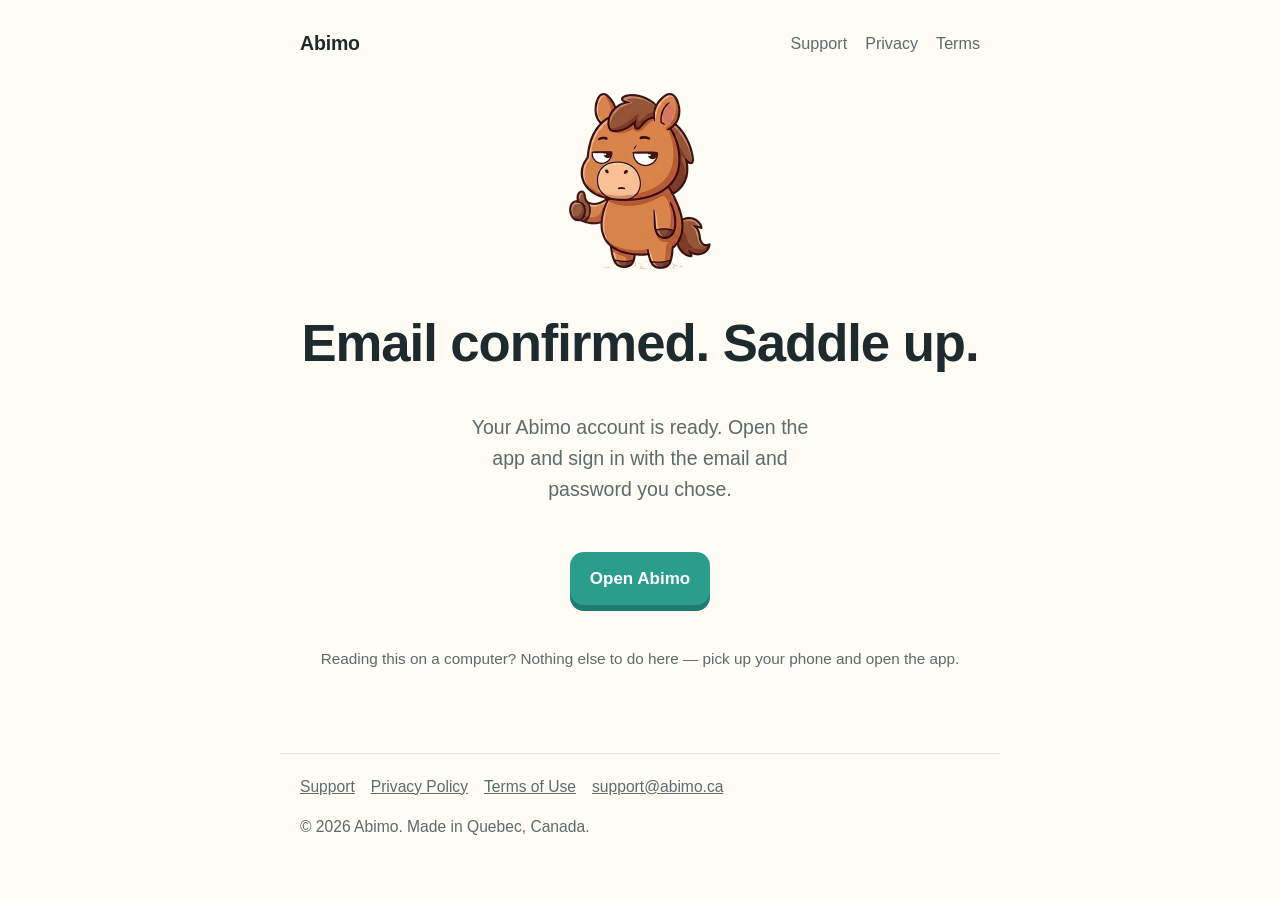
<file: confirmed/index.html>
<!DOCTYPE html>
<html lang="en">
<head>
<meta charset="utf-8">
<meta name="viewport" content="width=device-width, initial-scale=1">
<title>Abimo — You're in</title>
<meta name="robots" content="noindex">
<link rel="icon" href="/img/neutral.png">
<link rel="stylesheet" href="/style.css">
<script>
  // Supabase appends session tokens (or an error) to the URL fragment after
  // the verify step. This page never uses tokens — remember only whether an
  // error came back, then drop the fragment before anything can read it.
  var params = new URLSearchParams(location.hash.replace(/^#/, ""));
  window.__confirmError = params.get("error_description") || params.get("error") || "";
  if (location.hash) history.replaceState(null, "", location.pathname);
</script>
</head>
<body>
<header>
  <a class="brand" href="/">Abimo</a>
  <nav><a href="/support/">Support</a><a href="/privacy/">Privacy</a><a href="/terms/">Terms</a></nav>
</header>
<main>
  <section class="hero" style="grid-template-columns:1fr; text-align:center; padding-top:24px">
    <img src="/img/thumbsUp.png" alt="" style="width:180px; margin:0 auto; display:block">
    <h1 id="title">Email confirmed. Saddle up.</h1>
    <p class="sub" id="sub" style="margin:0 auto 22px">Your Abimo account is ready. Open the app and sign in with the email and password you chose.</p>
    <div class="cta-row" style="justify-content:center">
      <a class="btn primary" href="noteai://auth-callback">Open Abimo</a>
    </div>
    <p style="color:var(--muted); font-size:0.9em; margin-top:18px">Reading this on a computer? Nothing else to do here — pick up your phone and open the app.</p>
  </section>
</main>
<footer>
  <a href="/support/">Support</a><a href="/privacy/">Privacy Policy</a><a href="/terms/">Terms of Use</a><a href="mailto:support@abimo.ca">support@abimo.ca</a>
  <p>© 2026 Abimo. Made in Quebec, Canada.</p>
</footer>
<script>
  if (window.__confirmError) {
    document.getElementById("title").textContent = "That link has gone stale.";
    document.getElementById("sub").textContent = "Confirmation links expire after a day, and each one works once. Open Abimo, sign in, and if it still asks for confirmation, tap “Resend” — or write to support@abimo.ca.";
  }
</script>
</body>
</html>
</file>
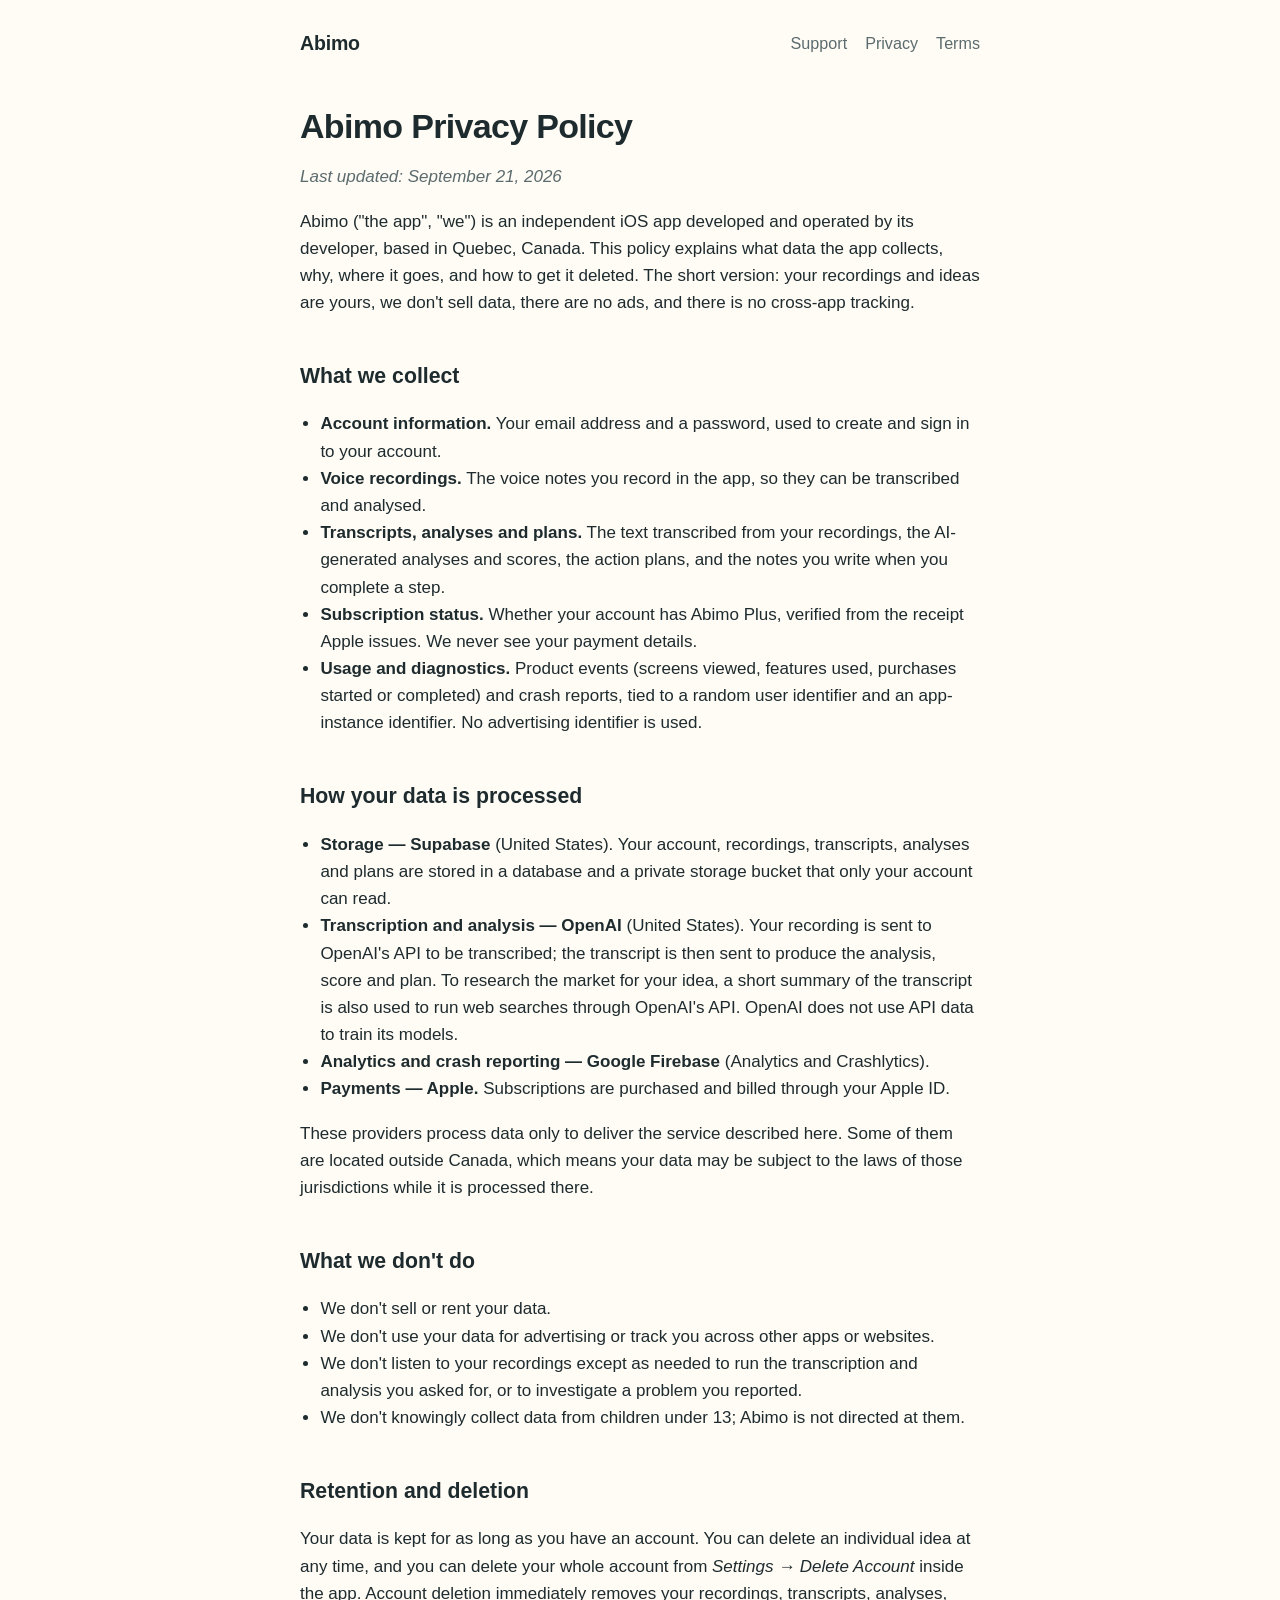
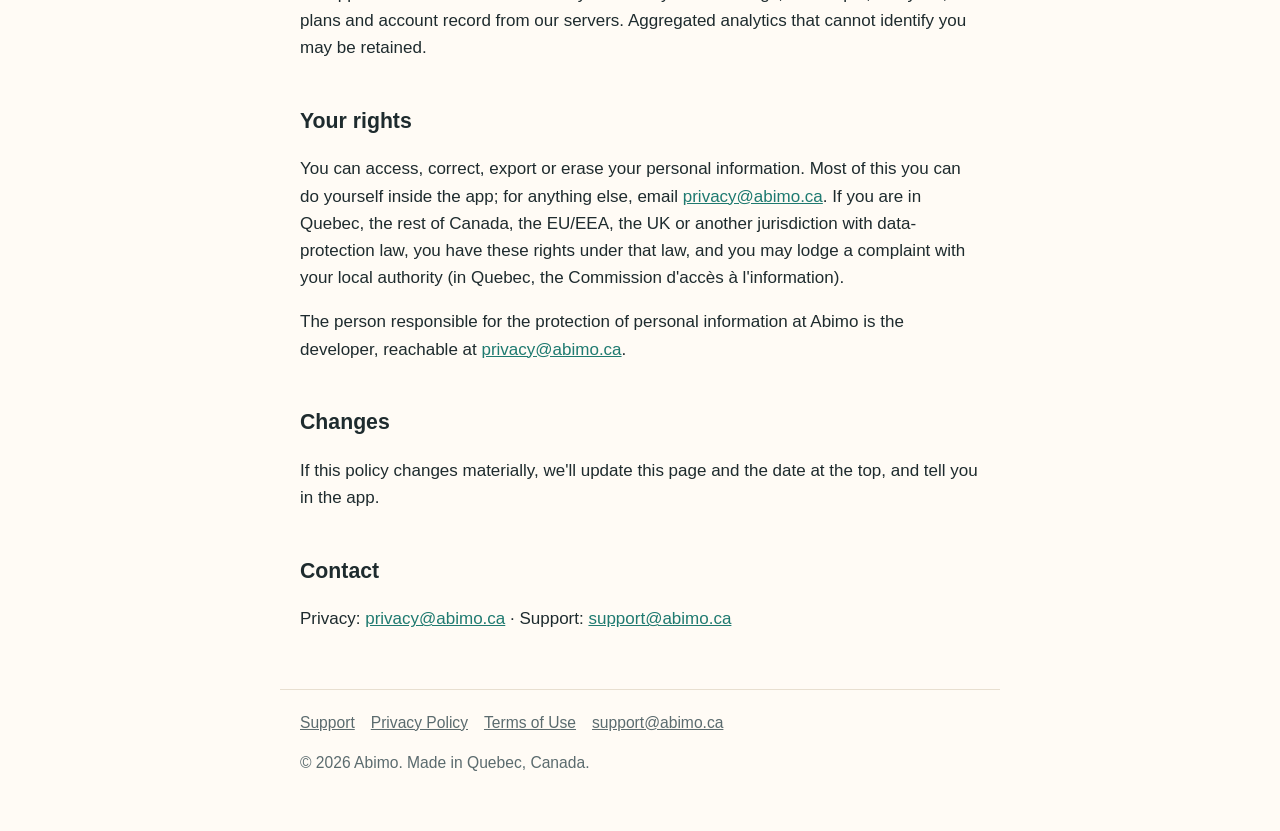
<file: privacy/index.html>
<!DOCTYPE html>
<html lang="en">
<head>
<meta charset="utf-8">
<meta name="viewport" content="width=device-width, initial-scale=1">
<title>Abimo — Privacy Policy</title>
<link rel="stylesheet" href="/style.css">
</head>
<body>
<header>
  <a class="brand" href="/">Abimo</a>
  <nav><a href="/support/">Support</a><a href="/privacy/">Privacy</a><a href="/terms/">Terms</a></nav>
</header>
<main>
<h1>Abimo Privacy Policy</h1>
<p><em class="date">Last updated: September 21, 2026</em></p>

<p>Abimo ("the app", "we") is an independent iOS app developed and operated by its developer, based in Quebec, Canada. This policy explains what data the app collects, why, where it goes, and how to get it deleted. The short version: your recordings and ideas are yours, we don't sell data, there are no ads, and there is no cross-app tracking.</p>

<h2>What we collect</h2>
<ul>
  <li><strong>Account information.</strong> Your email address and a password, used to create and sign in to your account.</li>
  <li><strong>Voice recordings.</strong> The voice notes you record in the app, so they can be transcribed and analysed.</li>
  <li><strong>Transcripts, analyses and plans.</strong> The text transcribed from your recordings, the AI-generated analyses and scores, the action plans, and the notes you write when you complete a step.</li>
  <li><strong>Subscription status.</strong> Whether your account has Abimo Plus, verified from the receipt Apple issues. We never see your payment details.</li>
  <li><strong>Usage and diagnostics.</strong> Product events (screens viewed, features used, purchases started or completed) and crash reports, tied to a random user identifier and an app-instance identifier. No advertising identifier is used.</li>
</ul>

<h2>How your data is processed</h2>
<ul>
  <li><strong>Storage — Supabase</strong> (United States). Your account, recordings, transcripts, analyses and plans are stored in a database and a private storage bucket that only your account can read.</li>
  <li><strong>Transcription and analysis — OpenAI</strong> (United States). Your recording is sent to OpenAI's API to be transcribed; the transcript is then sent to produce the analysis, score and plan. To research the market for your idea, a short summary of the transcript is also used to run web searches through OpenAI's API. OpenAI does not use API data to train its models.</li>
  <li><strong>Analytics and crash reporting — Google Firebase</strong> (Analytics and Crashlytics).</li>
  <li><strong>Payments — Apple.</strong> Subscriptions are purchased and billed through your Apple ID.</li>
</ul>
<p>These providers process data only to deliver the service described here. Some of them are located outside Canada, which means your data may be subject to the laws of those jurisdictions while it is processed there.</p>

<h2>What we don't do</h2>
<ul>
  <li>We don't sell or rent your data.</li>
  <li>We don't use your data for advertising or track you across other apps or websites.</li>
  <li>We don't listen to your recordings except as needed to run the transcription and analysis you asked for, or to investigate a problem you reported.</li>
  <li>We don't knowingly collect data from children under 13; Abimo is not directed at them.</li>
</ul>

<h2>Retention and deletion</h2>
<p>Your data is kept for as long as you have an account. You can delete an individual idea at any time, and you can delete your whole account from <em>Settings → Delete Account</em> inside the app. Account deletion immediately removes your recordings, transcripts, analyses, plans and account record from our servers. Aggregated analytics that cannot identify you may be retained.</p>

<h2>Your rights</h2>
<p>You can access, correct, export or erase your personal information. Most of this you can do yourself inside the app; for anything else, email <a href="mailto:privacy@abimo.ca">privacy@abimo.ca</a>. If you are in Quebec, the rest of Canada, the EU/EEA, the UK or another jurisdiction with data-protection law, you have these rights under that law, and you may lodge a complaint with your local authority (in Quebec, the Commission d'accès à l'information).</p>
<p>The person responsible for the protection of personal information at Abimo is the developer, reachable at <a href="mailto:privacy@abimo.ca">privacy@abimo.ca</a>.</p>

<h2>Changes</h2>
<p>If this policy changes materially, we'll update this page and the date at the top, and tell you in the app.</p>

<h2>Contact</h2>
<p>Privacy: <a href="mailto:privacy@abimo.ca">privacy@abimo.ca</a> · Support: <a href="mailto:support@abimo.ca">support@abimo.ca</a></p>
</main>
<footer>
  <a href="/support/">Support</a><a href="/privacy/">Privacy Policy</a><a href="/terms/">Terms of Use</a><a href="mailto:support@abimo.ca">support@abimo.ca</a>
  <p>© 2026 Abimo. Made in Quebec, Canada.</p>
</footer>
</body>
</html>
</file>
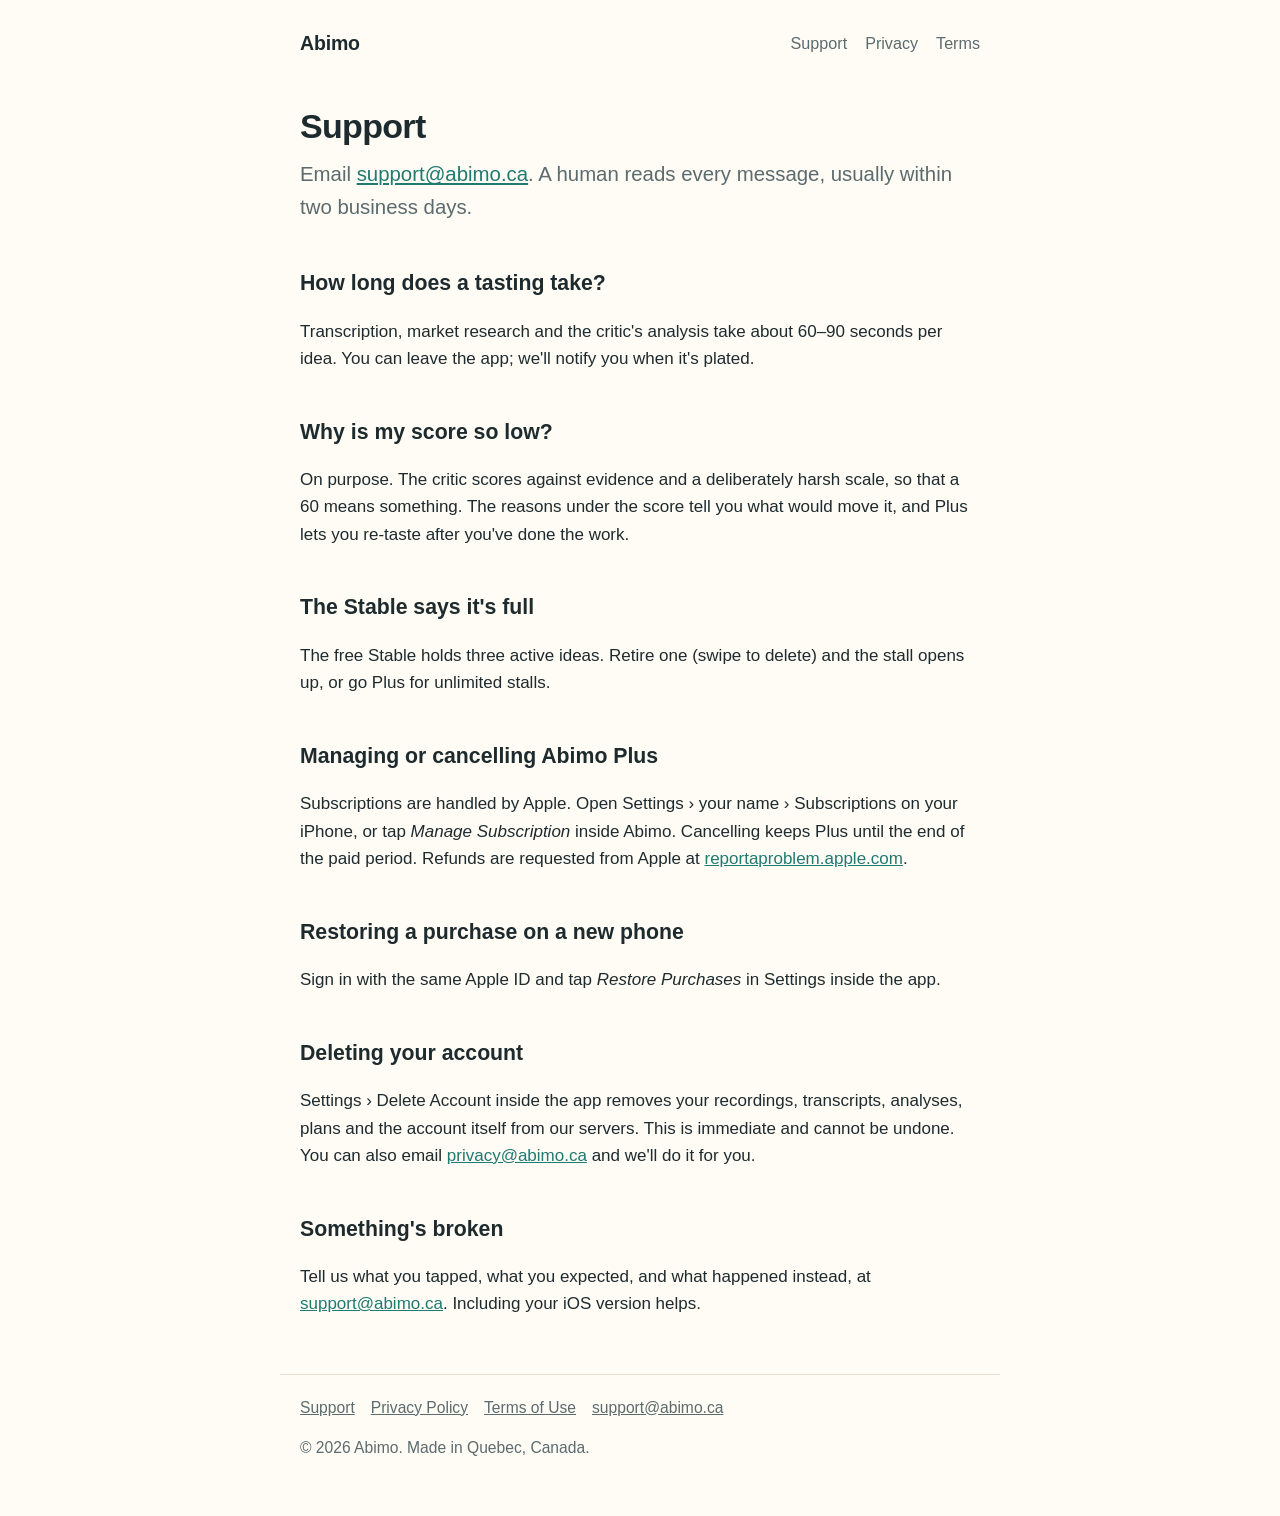
<file: support/index.html>
<!DOCTYPE html>
<html lang="en">
<head>
<meta charset="utf-8">
<meta name="viewport" content="width=device-width, initial-scale=1">
<title>Abimo — Support</title>
<link rel="stylesheet" href="/style.css">
</head>
<body>
<header>
  <a class="brand" href="/">Abimo</a>
  <nav><a href="/support/">Support</a><a href="/privacy/">Privacy</a><a href="/terms/">Terms</a></nav>
</header>
<main>
  <h1>Support</h1>
  <p class="lede">Email <a href="mailto:support@abimo.ca">support@abimo.ca</a>. A human reads every message, usually within two business days.</p>

  <h2>How long does a tasting take?</h2>
  <p>Transcription, market research and the critic's analysis take about 60–90 seconds per idea. You can leave the app; we'll notify you when it's plated.</p>

  <h2>Why is my score so low?</h2>
  <p>On purpose. The critic scores against evidence and a deliberately harsh scale, so that a 60 means something. The reasons under the score tell you what would move it, and Plus lets you re-taste after you've done the work.</p>

  <h2>The Stable says it's full</h2>
  <p>The free Stable holds three active ideas. Retire one (swipe to delete) and the stall opens up, or go Plus for unlimited stalls.</p>

  <h2>Managing or cancelling Abimo Plus</h2>
  <p>Subscriptions are handled by Apple. Open Settings › your name › Subscriptions on your iPhone, or tap <em>Manage Subscription</em> inside Abimo. Cancelling keeps Plus until the end of the paid period. Refunds are requested from Apple at <a href="https://reportaproblem.apple.com">reportaproblem.apple.com</a>.</p>

  <h2>Restoring a purchase on a new phone</h2>
  <p>Sign in with the same Apple ID and tap <em>Restore Purchases</em> in Settings inside the app.</p>

  <h2>Deleting your account</h2>
  <p>Settings › Delete Account inside the app removes your recordings, transcripts, analyses, plans and the account itself from our servers. This is immediate and cannot be undone. You can also email <a href="mailto:privacy@abimo.ca">privacy@abimo.ca</a> and we'll do it for you.</p>

  <h2>Something's broken</h2>
  <p>Tell us what you tapped, what you expected, and what happened instead, at <a href="mailto:support@abimo.ca">support@abimo.ca</a>. Including your iOS version helps.</p>
</main>
<footer>
  <a href="/support/">Support</a><a href="/privacy/">Privacy Policy</a><a href="/terms/">Terms of Use</a><a href="mailto:support@abimo.ca">support@abimo.ca</a>
  <p>© 2026 Abimo. Made in Quebec, Canada.</p>
</footer>
</body>
</html>
</file>
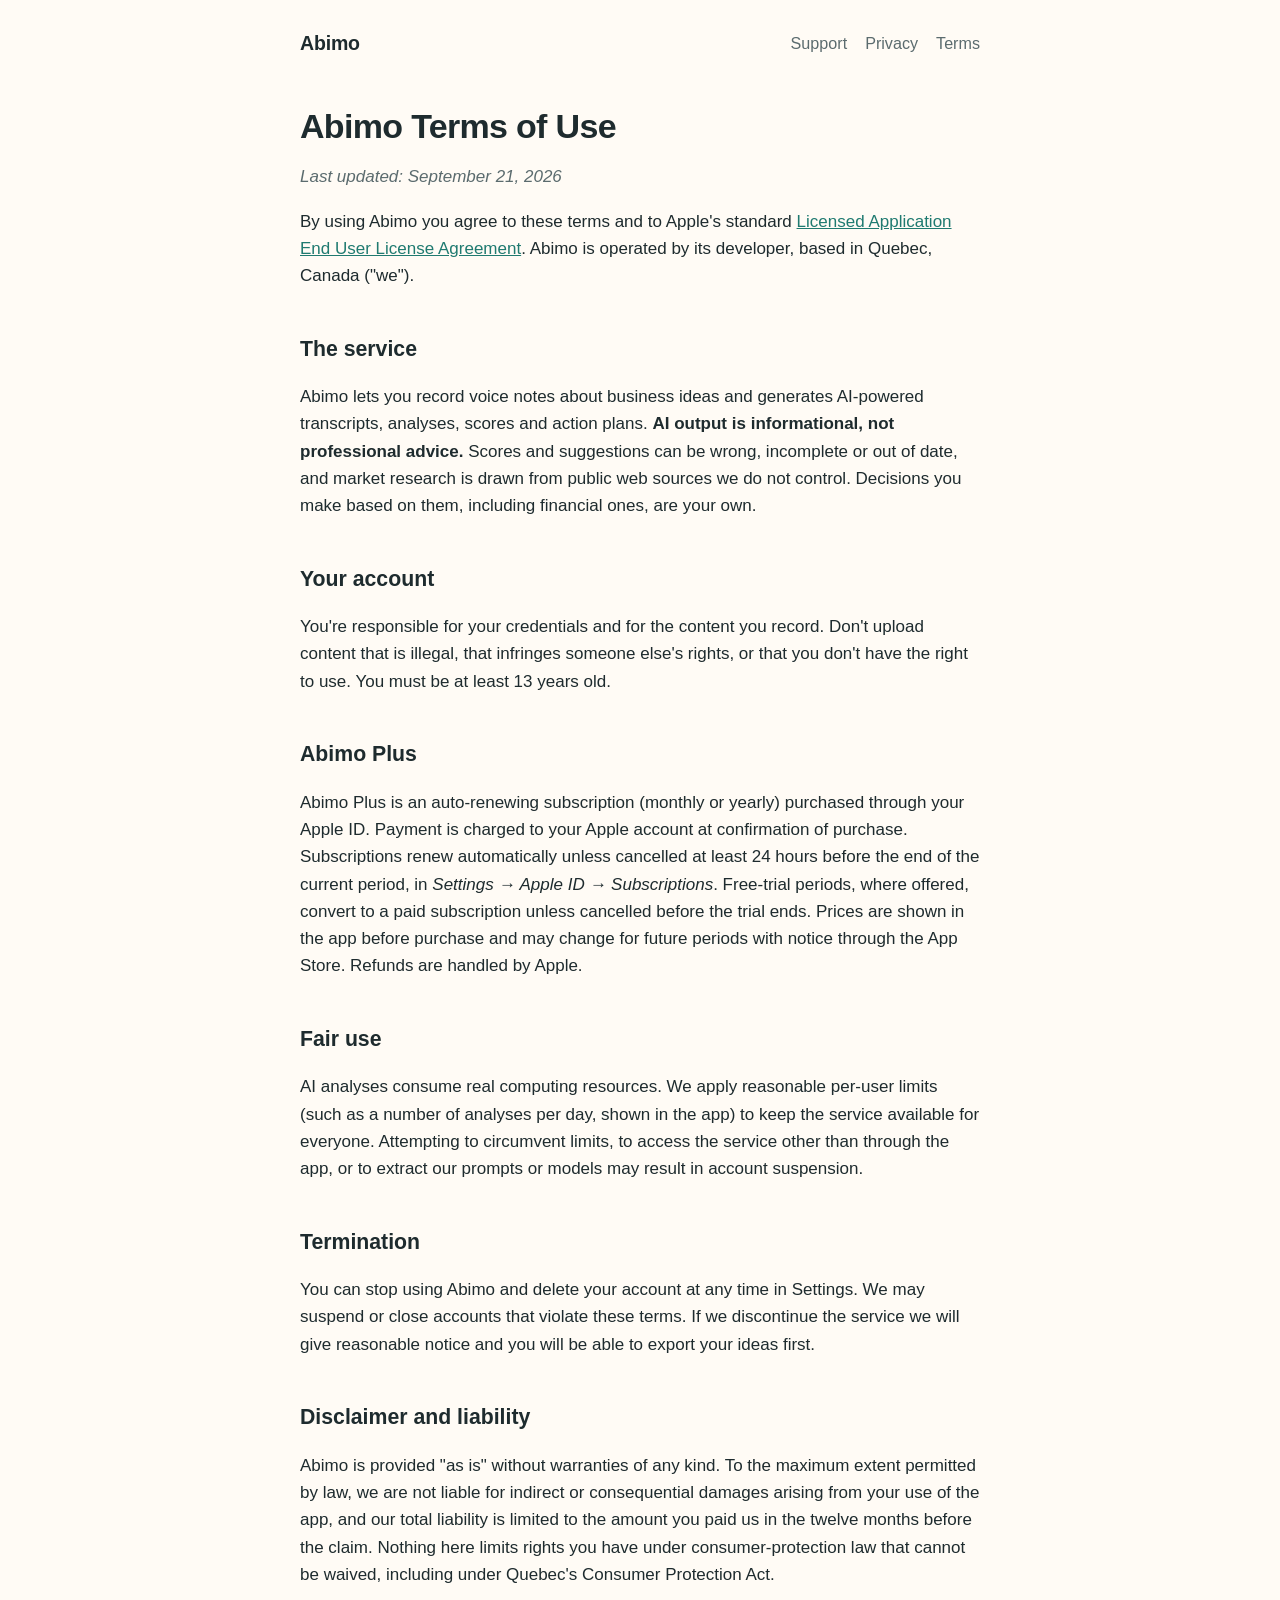
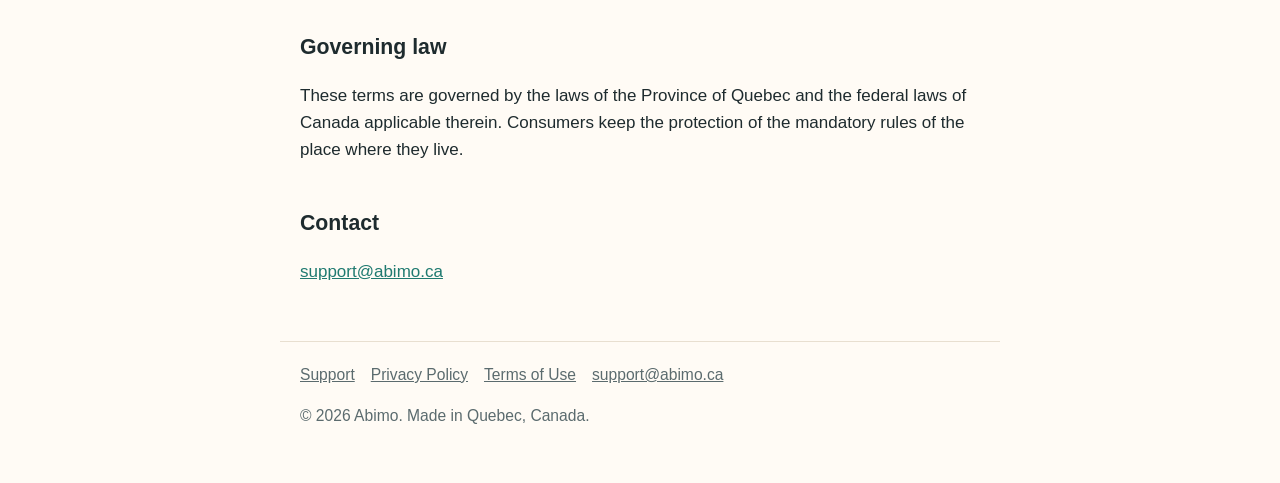
<file: terms/index.html>
<!DOCTYPE html>
<html lang="en">
<head>
<meta charset="utf-8">
<meta name="viewport" content="width=device-width, initial-scale=1">
<title>Abimo — Terms of Use</title>
<link rel="stylesheet" href="/style.css">
</head>
<body>
<header>
  <a class="brand" href="/">Abimo</a>
  <nav><a href="/support/">Support</a><a href="/privacy/">Privacy</a><a href="/terms/">Terms</a></nav>
</header>
<main>
<h1>Abimo Terms of Use</h1>
<p><em class="date">Last updated: September 21, 2026</em></p>

<p>By using Abimo you agree to these terms and to Apple's standard <a href="https://www.apple.com/legal/internet-services/itunes/dev/stdeula/">Licensed Application End User License Agreement</a>. Abimo is operated by its developer, based in Quebec, Canada ("we").</p>

<h2>The service</h2>
<p>Abimo lets you record voice notes about business ideas and generates AI-powered transcripts, analyses, scores and action plans. <strong>AI output is informational, not professional advice.</strong> Scores and suggestions can be wrong, incomplete or out of date, and market research is drawn from public web sources we do not control. Decisions you make based on them, including financial ones, are your own.</p>

<h2>Your account</h2>
<p>You're responsible for your credentials and for the content you record. Don't upload content that is illegal, that infringes someone else's rights, or that you don't have the right to use. You must be at least 13 years old.</p>

<h2>Abimo Plus</h2>
<p>Abimo Plus is an auto-renewing subscription (monthly or yearly) purchased through your Apple ID. Payment is charged to your Apple account at confirmation of purchase. Subscriptions renew automatically unless cancelled at least 24 hours before the end of the current period, in <em>Settings → Apple ID → Subscriptions</em>. Free-trial periods, where offered, convert to a paid subscription unless cancelled before the trial ends. Prices are shown in the app before purchase and may change for future periods with notice through the App Store. Refunds are handled by Apple.</p>

<h2>Fair use</h2>
<p>AI analyses consume real computing resources. We apply reasonable per-user limits (such as a number of analyses per day, shown in the app) to keep the service available for everyone. Attempting to circumvent limits, to access the service other than through the app, or to extract our prompts or models may result in account suspension.</p>

<h2>Termination</h2>
<p>You can stop using Abimo and delete your account at any time in Settings. We may suspend or close accounts that violate these terms. If we discontinue the service we will give reasonable notice and you will be able to export your ideas first.</p>

<h2>Disclaimer and liability</h2>
<p>Abimo is provided "as is" without warranties of any kind. To the maximum extent permitted by law, we are not liable for indirect or consequential damages arising from your use of the app, and our total liability is limited to the amount you paid us in the twelve months before the claim. Nothing here limits rights you have under consumer-protection law that cannot be waived, including under Quebec's Consumer Protection Act.</p>

<h2>Governing law</h2>
<p>These terms are governed by the laws of the Province of Quebec and the federal laws of Canada applicable therein. Consumers keep the protection of the mandatory rules of the place where they live.</p>

<h2>Contact</h2>
<p><a href="mailto:support@abimo.ca">support@abimo.ca</a></p>
</main>
<footer>
  <a href="/support/">Support</a><a href="/privacy/">Privacy Policy</a><a href="/terms/">Terms of Use</a><a href="mailto:support@abimo.ca">support@abimo.ca</a>
  <p>© 2026 Abimo. Made in Quebec, Canada.</p>
</footer>
</body>
</html>
</file>
<file: style.css>
:root {
  --paper: #FFFBF5; --ink: #1E2B2E; --muted: #5B6B6E; --teal: #2A9D8F; --teal-dark: #1F7A70;
  --cream: #FBF4E8; --line: #E8DFD0; --amber: #E0A526;
}
@media (prefers-color-scheme: dark) {
  :root { --paper: #0F1F1E; --ink: #F3EDE3; --muted: #A9B7B5; --teal: #3DB4A5; --teal-dark: #2A9D8F; --cream: #163330; --line: #24423E; }
}
* { box-sizing: border-box; }
body { margin: 0; background: var(--paper); color: var(--ink); font: 17px/1.6 -apple-system, BlinkMacSystemFont, "Segoe UI", Roboto, sans-serif; }
main, header, footer { max-width: 720px; margin: 0 auto; padding: 0 20px; }
header { display: flex; align-items: center; justify-content: space-between; padding-top: 28px; padding-bottom: 8px; }
header a.brand { font-weight: 800; font-size: 1.15em; color: var(--ink); text-decoration: none; letter-spacing: -0.01em; }
header nav a { color: var(--muted); text-decoration: none; margin-left: 18px; font-size: 0.95em; }
header nav a:hover, a:hover { color: var(--teal); }
a { color: var(--teal-dark); }
h1 { font-size: 2em; line-height: 1.15; letter-spacing: -0.02em; margin: 40px 0 12px; }
h2 { font-size: 1.25em; margin-top: 2em; }
.lede { font-size: 1.2em; color: var(--muted); margin-top: 0; }
.hero { padding: 48px 0 24px; }
.hero h1 { font-size: 2.6em; margin-top: 12px; }
.badge { display: inline-block; margin-top: 18px; padding: 12px 20px; border-radius: 12px; background: var(--teal); color: #fff; font-weight: 700; text-decoration: none; }
.badge.soon { background: var(--cream); color: var(--muted); border: 1px solid var(--line); }
.steps { display: grid; gap: 16px; grid-template-columns: repeat(auto-fit, minmax(200px, 1fr)); margin: 32px 0; }
.card { background: var(--cream); border: 1px solid var(--line); border-radius: 16px; padding: 20px; }
.card h3 { margin: 0 0 6px; font-size: 1.05em; }
.card p { margin: 0; color: var(--muted); font-size: 0.97em; }
.card .n { display: inline-block; width: 28px; height: 28px; border-radius: 50%; background: var(--teal); color: #fff; text-align: center; font-weight: 800; line-height: 28px; margin-bottom: 10px; }
ul { padding-left: 1.2em; }
footer { border-top: 1px solid var(--line); margin-top: 56px; padding-top: 20px; padding-bottom: 40px; color: var(--muted); font-size: 0.92em; }
footer a { color: var(--muted); margin-right: 16px; }
em.date { color: var(--muted); }

/* ───────── Landing page ───────── */
.landing header { padding-top: 22px; }
.hero { position: relative; display: grid; grid-template-columns: 1.15fr 0.85fr; gap: 24px; align-items: center; padding: 40px 0 10px; overflow: visible; }
.hero .copy { position: relative; z-index: 2; }
.hero .kicker { display: inline-flex; align-items: center; gap: 8px; background: var(--cream); border: 1px solid var(--line); color: var(--teal-dark); border-radius: 999px; padding: 6px 12px; font-size: 0.85em; font-weight: 700; letter-spacing: 0.02em; }
.hero h1 { font-size: 3.1em; margin: 18px 0 14px; }
.hero h1 .word { display: inline-block; white-space: pre; }
.js-anim .hero h1 .word { opacity: 0; }
.hero .sub { color: var(--muted); font-size: 1.15em; margin: 0 0 22px; max-width: 34ch; }
.cta-row { display: flex; gap: 12px; flex-wrap: wrap; align-items: center; }
.btn { display: inline-flex; align-items: center; gap: 8px; padding: 13px 20px; border-radius: 14px; font-weight: 800; text-decoration: none; transition: transform .15s ease, box-shadow .15s ease; }
.btn.primary { background: var(--teal); color: #fff; box-shadow: 0 6px 0 var(--teal-dark); }
.btn.primary:hover { transform: translateY(-2px); box-shadow: 0 8px 0 var(--teal-dark); color: #fff; }
.btn.primary:active { transform: translateY(4px); box-shadow: 0 2px 0 var(--teal-dark); }
.btn.ghost { background: transparent; color: var(--ink); border: 2px solid var(--line); }
.btn.ghost:hover { border-color: var(--teal); color: var(--teal); }
.hero .stage { position: relative; height: 380px; }
.hero .horse { position: absolute; left: 50%; bottom: 0; transform: translateX(-50%); width: 300px; filter: drop-shadow(0 18px 24px rgba(30,43,46,.18)); }
.js-anim .hero .horse { opacity: 0; }
.hero .puff { position: absolute; border-radius: 50%; }
.js-anim .hero .puff { opacity: 0; }
.hero .puff.teal { background: var(--teal); }
.hero .puff.amber { background: var(--amber); }
.hero .puff.cream { background: var(--cream); border: 1px solid var(--line); }
.hero .plate { position: absolute; left: 50%; bottom: -10px; transform: translateX(-50%); width: 320px; height: 42px; border-radius: 50%; background: var(--cream); border: 1px solid var(--line); z-index: -1; }
.hero .bubble { position: absolute; background: #fff; color: var(--ink); border: 1px solid var(--line); border-radius: 16px 16px 16px 4px; padding: 10px 14px; font-weight: 700; font-size: 0.95em; box-shadow: 0 8px 20px rgba(30,43,46,.08); }
.js-anim .hero .bubble { opacity: 0; }
@media (prefers-color-scheme: dark) { .hero .bubble { background: var(--cream); }
.js-anim .bars .rail i { width: 0; } }
.marquee { margin: 48px 0 0; padding: 12px 0; border-top: 1px dashed var(--line); border-bottom: 1px dashed var(--line); color: var(--muted); font-weight: 700; white-space: nowrap; overflow: hidden; }
.marquee .track { display: inline-block; }
.marquee span { display: inline-block; padding: 0 22px; }
section.block { padding: 56px 0 0; }
section.block h2 { font-size: 1.9em; letter-spacing: -0.02em; margin: 0 0 8px; }
section.block .lede { margin-bottom: 24px; }
.steps.landing-steps { gap: 18px; }
.step { position: relative; background: var(--cream); border: 1px solid var(--line); border-radius: 22px; padding: 22px 20px 20px; overflow: hidden; }
.js-anim .step { opacity: 0; transform: translateY(24px); }
.step img { width: 92px; height: 92px; object-fit: contain; display: block; margin: -4px 0 8px; }
.step .n { position: absolute; top: 16px; right: 16px; width: 30px; height: 30px; border-radius: 50%; background: var(--teal); color: #fff; font-weight: 800; display: grid; place-items: center; }
.step h3 { margin: 6px 0 6px; font-size: 1.1em; }
.step p { margin: 0; color: var(--muted); font-size: 0.97em; }
.tasting { display: grid; grid-template-columns: 0.9fr 1.1fr; gap: 28px; align-items: center; }
.phone { position: relative; width: 300px; margin: 0 auto; border-radius: 44px; background: var(--ink); padding: 14px; box-shadow: 0 30px 60px rgba(30,43,46,.22); }
.phone .screen { border-radius: 32px; background: var(--paper); padding: 22px 18px 24px; min-height: 520px; }
.phone .topbar { display: flex; justify-content: space-between; font-size: 0.75em; color: var(--muted); font-weight: 700; margin-bottom: 14px; }
.phone .card-title { font-weight: 800; font-size: 1.05em; margin: 0 0 4px; }
.phone .card-sub { color: var(--muted); font-size: 0.85em; margin: 0 0 16px; }
.gauge { position: relative; width: 190px; height: 190px; margin: 0 auto 8px; }
.gauge svg { width: 100%; height: 100%; transform: rotate(-90deg); }
.gauge circle { fill: none; stroke-width: 16; stroke-linecap: round; }
.gauge .track { stroke: var(--line); }
.gauge .fill { stroke: var(--teal); stroke-dasharray: 534; stroke-dashoffset: 203; }
.js-anim .gauge .fill { stroke-dashoffset: 534; }
.gauge .num { position: absolute; inset: 0; display: grid; place-items: center; font-size: 3.2em; font-weight: 900; letter-spacing: -0.03em; }
.gauge .num small { display: block; font-size: 0.32em; color: var(--muted); font-weight: 700; margin-top: -6px; text-align: center; }
.verdict { text-align: center; font-weight: 800; color: var(--teal-dark); margin: 0 0 14px; }
.js-anim .verdict { opacity: 0; }
.bars { display: grid; gap: 9px; }
.bar { display: grid; grid-template-columns: 96px 1fr 30px; align-items: center; gap: 8px; font-size: 0.8em; color: var(--muted); font-weight: 700; }
.bar .rail { height: 9px; border-radius: 6px; background: var(--line); overflow: hidden; }
.bar .rail i { display: block; height: 100%; width: var(--w, 0); border-radius: 6px; background: var(--teal); }
.bar .rail i.amber { background: var(--amber); }
.bar .rail i.sage { background: #7FA86F; }
.tasting .text h2 { margin-top: 0; }
.tasting .text ul { color: var(--muted); padding-left: 1.1em; }
.tasting .text li { margin: 6px 0; }
.plus { margin-top: 64px; background: var(--teal); color: #fff; border-radius: 28px; padding: 36px 32px; display: grid; grid-template-columns: 1fr 180px; gap: 20px; align-items: center; overflow: hidden; position: relative; }
.plus h2 { color: #fff; margin: 0 0 8px; font-size: 1.8em; }
.plus p, .plus li { color: rgba(255,255,255,.88); }
.plus ul { margin: 12px 0 0; padding-left: 1.1em; }
.plus .price { display: inline-block; margin-top: 16px; background: rgba(255,255,255,.14); border: 1px solid rgba(255,255,255,.3); border-radius: 12px; padding: 8px 12px; font-weight: 800; }
.plus img { width: 180px; justify-self: end; transform: translateY(12px); }
.faqish { margin-top: 56px; }
.faqish details { border-top: 1px solid var(--line); padding: 14px 0; }
.faqish summary { font-weight: 800; cursor: pointer; list-style: none; display: flex; justify-content: space-between; }
.faqish summary::after { content: "+"; color: var(--teal); font-weight: 900; }
.faqish details[open] summary::after { content: "–"; }
.faqish p { color: var(--muted); margin: 8px 0 0; }
.js-anim .reveal { opacity: 0; transform: translateY(18px); }
@media (max-width: 720px) {
  .hero { grid-template-columns: 1fr; padding-top: 16px; }
  .hero h1 { font-size: 2.3em; }
  .hero .stage { height: 300px; order: -1; }
  .hero .horse { width: 230px; }
  .tasting { grid-template-columns: 1fr; }
  .plus { grid-template-columns: 1fr; }
  .plus img { justify-self: center; }
}
@media (prefers-reduced-motion: reduce) {
  .hero h1 .word, .hero .horse, .step, .reveal, .verdict, .hero .bubble { opacity: 1 !important; transform: none !important; }
  .marquee .track { animation: none !important; }
}
</file>
